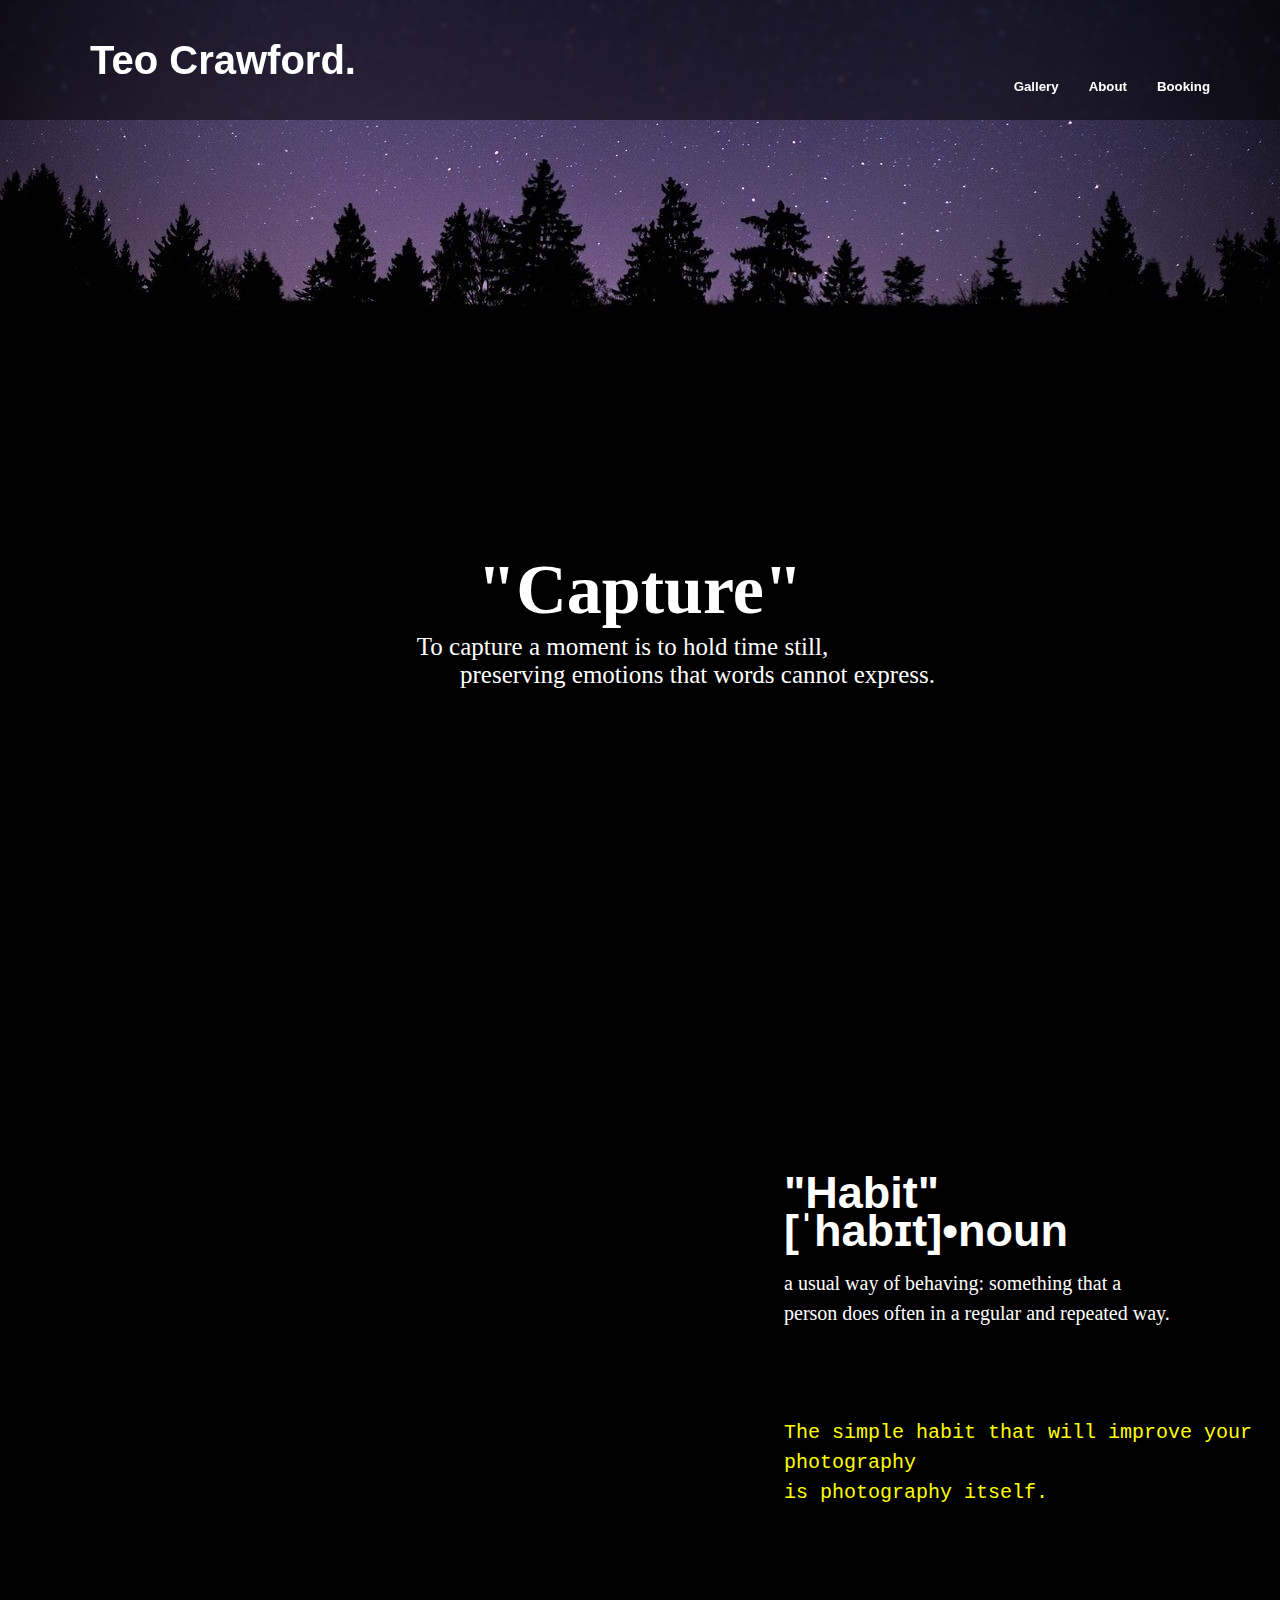
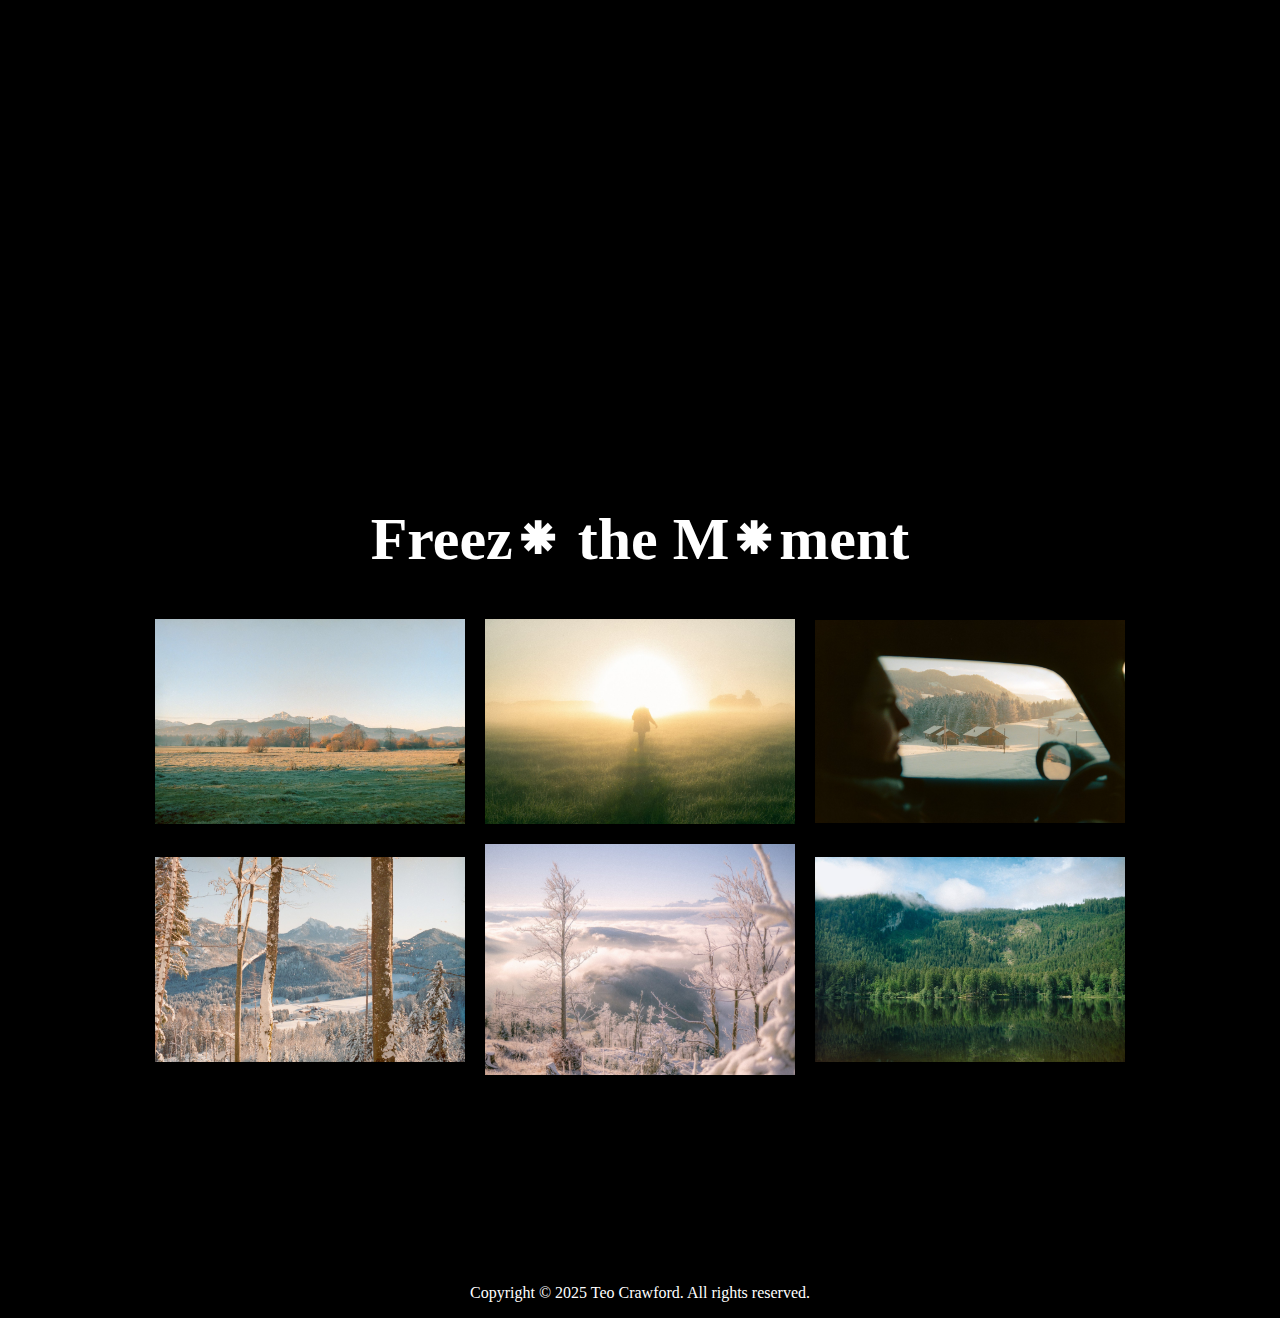
<file: index.html>
<!DOCTYPE html>
<html>
	<head>
		<title>Portfolio Photographer</title>
	    <meta charset="UTF-8">
		<meta name="viewport" content="width=device-width, initial-scale=1.0">
		<meta name="description" content="This is a multiple website I created for my college assignment.">
    	<meta name="keywords" content="portfolio, html, css, javascript, multiple webpage, website design">
    	<meta name="author" content="W1NDX">
		<link rel="stylesheet" href="home.css">
	</head>
	
	<body>
		<header>
			<div id="nav" class="navigation">
				<nav>
					<h2 class="navLeft"><a href="">Teo Crawford.</a></h2>
					<div class="navRight">
						<h5><a href="gallery.html">Gallery</a></h5>
						<h5><a href="About.html">About</a></h5>
						<h5><a href="booking.html" target="_blank">Booking</a></h5>
					</div>
				</nav>
			</div>				
			
				<div class="homeImg">
					<img src="image/banner5.jpg" alt="photo">
					
					<div class="word">
						<h2 id="home"><a href="#photo">"Capture"</a></h2>
						<p>To capture a moment is to hold time still, <br> 
						&nbsp; &nbsp; &nbsp; &nbsp; &nbsp; &nbsp; &nbsp; &nbsp; &nbsp; &nbsp; &nbsp; &nbsp; preserving emotions that words cannot express.</p>
					</div>
				</div>
		</header>
		
		<section class="video">
			<div class ="grid-item">
				<iframe
				src="https://www.youtube.com/embed/VambvyUZeoo?si=zPZNMbLbSUR4H3xv" 
				title="YouTube video player" frameborder="0" 
				allow="accelerometer; autoplay; clipboard-write; encrypted-media; gyroscope; picture-in-picture; web-share" 
				referrerpolicy="strict-origin-when-cross-origin" allowfullscreen>
				</iframe>
			</div>
			
			<div class="grid-item">
				<h2>"Habit"</h2>
				<h2>[ˈhabɪt]•noun</h2>
				<p>a usual way of behaving: something that a<br>person does often in a regular and repeated way.</p>
				<p>The simple habit that will improve your photography<br>is photography itself.</p>
			</div>
		</section>

		<section class="photo">
				<h2 id="photo">Freez⁕ the M⁕ment</h2>
			
			<div class="section-photo">
				<img src="image/photo1.png" alt="photo1">
				<img src="image/photo2.png" alt="photo2">
				<img src="image/photo3.png" alt="photo3">
				<img src="image/photo4.png" alt="photo4">
				<img src="image/photo5.png" alt="photo4">
				<img src="image/photo6.png" alt="photo4">
			</div>
		</section>
		
		<footer>
			<p> Copyright &copy; 2025 Teo Crawford. All rights reserved.</p>
		</footer>
	</body>
</html>
</file>
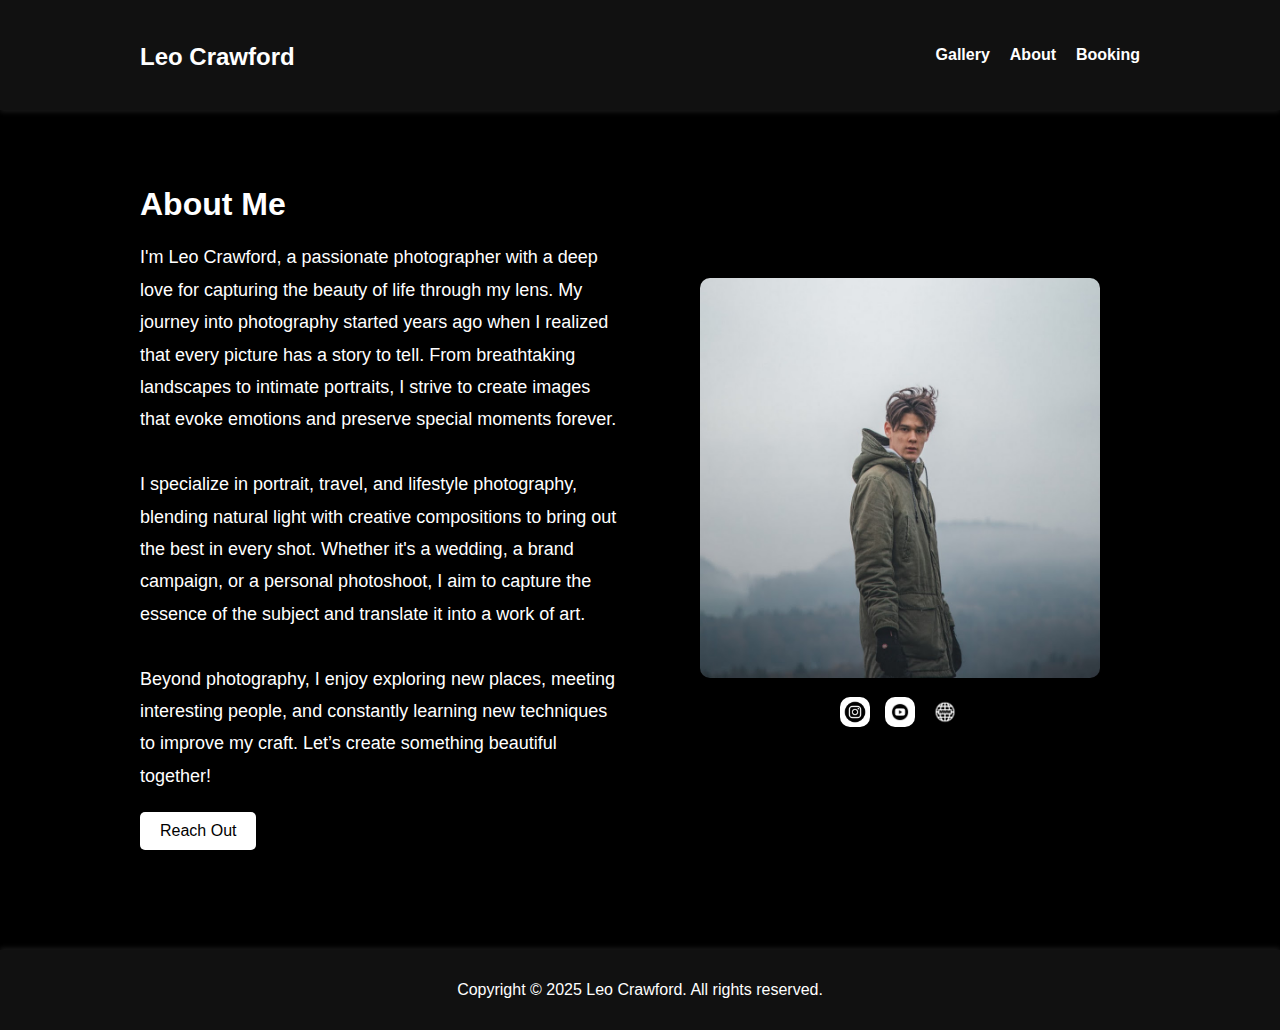
<file: About.html>
<!DOCTYPE html>
<html lang="en">
<head>
    <meta charset="UTF-8">
    <meta name="viewport" content="width=device-width, initial-scale=1.0">
    <meta name="description" content="This is a multiple website I created for my college assignment.">
    <meta name="keywords" content="portfolio, html, css, javascript, multiple webpage, website design">
    <meta name="author" content="W1NDX">

    <title>About - Photographer</title>
    <link rel="stylesheet" href="about.css">
</head>
<body>
    <header>
        <nav>
            <h1><a href="index.html">Leo Crawford</a></h1>
            <ul>
                <li><a href="gallery.html">Gallery</a></li>
                <li><a href="About.html">About</a></li>
                <li><a href="booking.html" target="_blank">Booking</a></li>
            </ul>
        </nav>
    </header>

    <section class="about">
        <div class="text-content">
            <h2  id="About">About Me</h2>
            <p>I'm Leo Crawford, a passionate photographer with a deep love for capturing the beauty of life through my lens. 
               My journey into photography started years ago when I realized that every picture has a story to tell. 
               From breathtaking landscapes to intimate portraits, I strive to create images that evoke emotions and preserve special moments forever. 
               <br><br>
               I specialize in portrait, travel, and lifestyle photography, blending natural light with creative compositions to bring out the best in every shot. 
               Whether it's a wedding, a brand campaign, or a personal photoshoot, I aim to capture the essence of the subject and translate it into a work of art.
               <br><br>
               Beyond photography, I enjoy exploring new places, meeting interesting people, and constantly learning new techniques to improve my craft. 
               Let’s create something beautiful together!
            </p>
            <div class="buttons">
                <a href="booking.html" target="_blank" class="btn">Reach Out</a>
            </div>
        </div>
        <div class="image-content">
            <img src="image/profile.jpg" alt="Photographer">
            <div class="social-icons">
                <a href="https://www.instagram.com/teo_crawford/" target="_blank"><img src="image/ig.jpg" alt="Instagram"></a>
                <a href="https://www.youtube.com/@teocrawford" target="_blank"><img src="image/yt.jpg" alt="YouTube"></a>
                <a href="https://www.teocrawford.com/" target="_blank"><img src="image/website.jpg" alt="Website"></a>
            </div>
        </div>
    </section>

    <footer>
        <p>Copyright &copy; 2025 Leo Crawford. All rights reserved.</p>
    </footer>
</body>
</html>
</file>
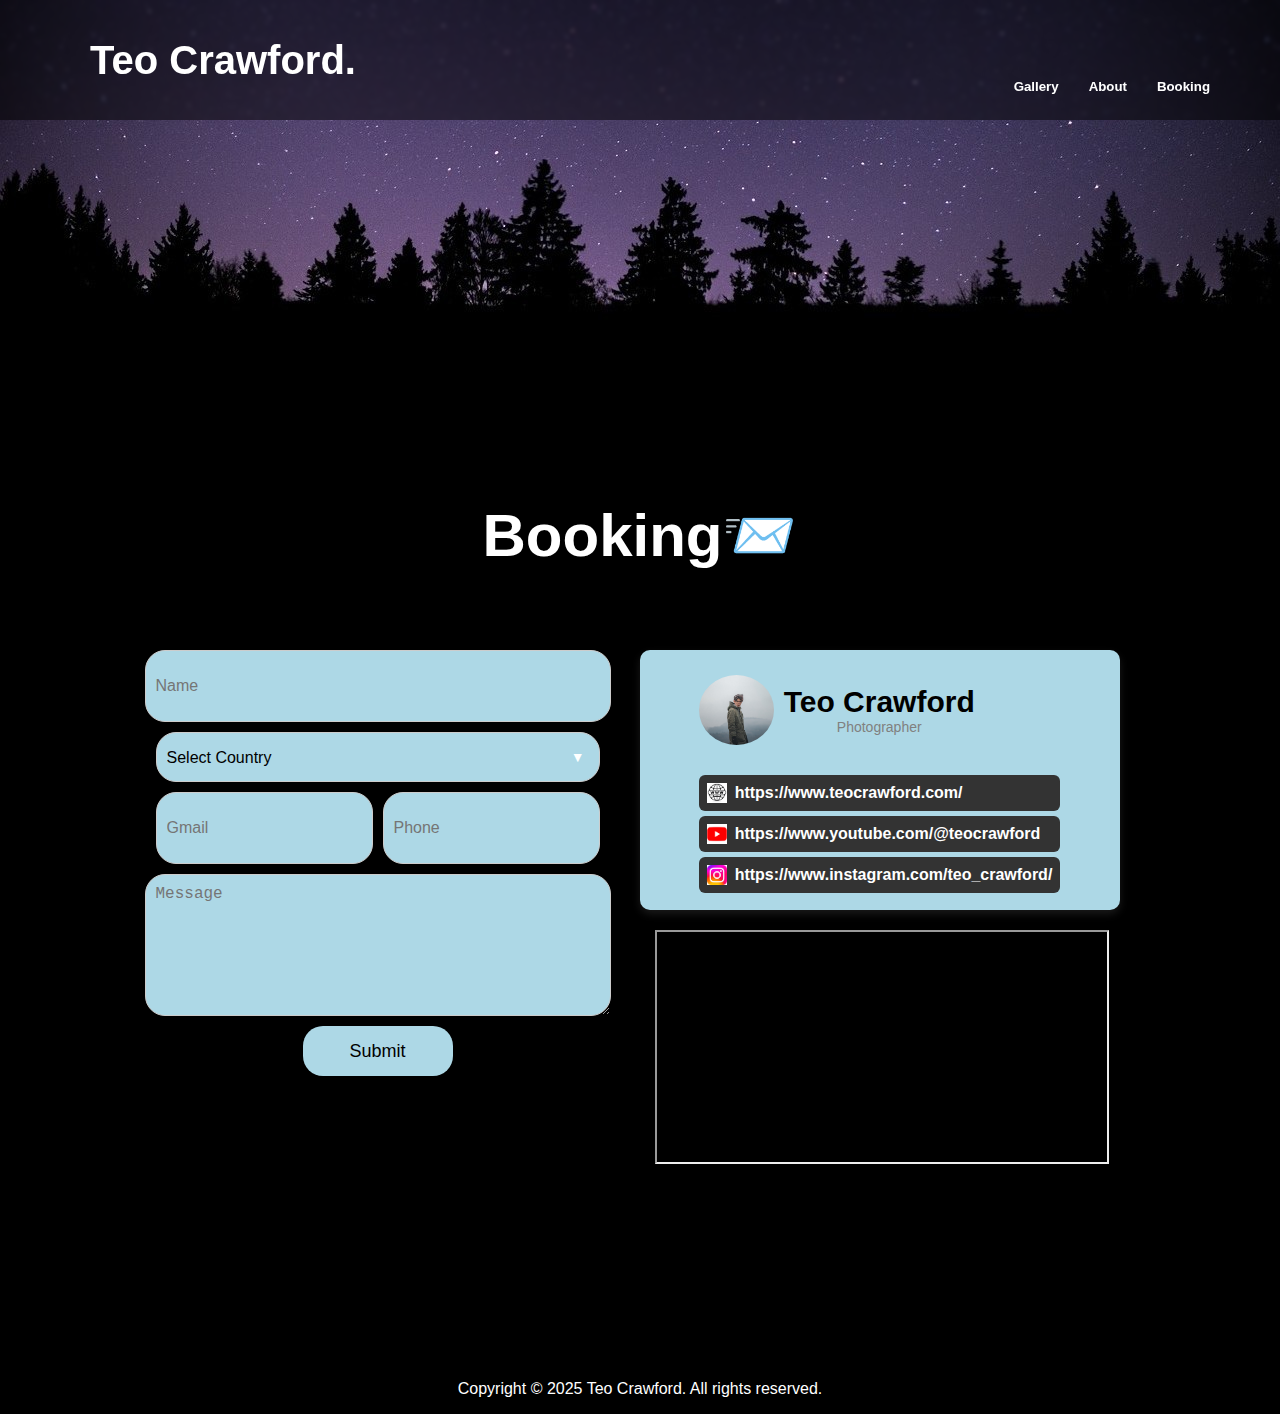
<file: booking.html>
<!DOCTYPE html>
<html lang="en">
<head>
    <meta charset="UTF-8">
    <meta name="viewport" content="width=device-width, initial-scale=1.0">
    <meta name="description" content="This is a multiple website I created for my college assignment.">
    <meta name="keywords" content="portfolio, html, css, javascript, multiple webpage, website design">
    <meta name="author" content="W1NDX">
    <title>Booking Page</title>
    <link rel="stylesheet" href="book.css">
</head>
<body>

		<header>
			<div id="nav" class="navigation">
				<nav>
					<h2 class="navLeft"><a href="index.html">Teo Crawford.</a></h2>
					<div class="navRight">
						<h5><a href="gallery.html">Gallery</a></h5>
						<h5><a href="About.html">About</a></h5>
						<h5><a href="booking.html">Booking</a></h5>
					</div>
				</nav>
			</div>				
			
				<div class="homeImg">
					<img src="image/banner5.jpg" alt="photo">
					<h2 class="booking-title">Booking📨</h2>
				</div>
		</header>
        
    <main>
        <div class="form-container">
            <form>
                <input type="text" placeholder="Name" class="input-box">

                <!-- Country dropdown instead of text input -->
                <div class="custom-dropdown">
                    <select class="input-box">
                        <option value="" disabled selected>Select Country</option>
                        <option value="USA">USA</option>
                        <option value="Canada">Canada</option>
                        <option value="UK">UK</option>
                        <option value="Australia">Australia</option>
                        <option value="India">India</option>
                        <option value="Germany">Germany</option>
                        <option value="France">France</option>
                        <option value="Japan">Japan</option>
                        <option value="China">China</option>
                        <option value="Brazil">Brazil</option>
                        <option value="Malaysia">Malaysia</option>
                    </select>
                </div>

                <div class="input-group">
                    <input type="email" placeholder="Gmail" class="input-small">
                    <input type="tel" placeholder="Phone" class="input-small">
                </div>
                <textarea placeholder="Message" class="message-box"></textarea>
                <button type="submit" class="submit-btn">Submit</button>
            </form>

            <div class="profile-container">
                <div class="profile-card">
                    <div class="profile-header">
                        <img src="image/profile.jpg" alt="Teo Crawford" class="profile-img">
                        <div class="profile-info">
                            <h2 class="profile-name"><b>Teo Crawford</b></h2>
                            <p>Photographer</p>
                        </div>
                    </div>
                    <div class="social-links">
                        <a href="https://www.teocrawford.com/" target="_blank" class="link">
                            <img src="image/www.png" alt="Website"> https://www.teocrawford.com/
                        </a>
                        <a href="https://www.youtube.com/@teocrawford" target="_blank" class="link">
                            <img src="image/youtube.png" alt="YouTube"> https://www.youtube.com/@teocrawford
                        </a>
                        <a href="https://www.instagram.com/teo_crawford/" target="_blank" class="link">
                            <img src="image/insta.jpeg" alt="Instagram"> https://www.instagram.com/teo_crawford/
                        </a>
                    </div>
                </div>
            </div>

            <div class="map-box">
                <iframe src="https://www.google.com/maps/embed?pb=!1m18!1m12!1m3!1d3976.3394800732526!2d103.39967807497939!3d4.710962795264082!2m3!1f0!2f0!3f0!3m2!1i1024!2i768!4f13.1!3m3!1m2!1s0x31c80e5781987569%3A0x1957aac8556978a9!2sPolytechnic%20of%20Sultan%20Mizan%20Zainal%20Abidin!5e0!3m2!1sen!2sus!4v1741879463559!5m2!1sen!2sus"
                width="450" height="230" style="border:50;" allowfullscreen="" loading="lazy"></iframe>
            </div>
        </div>
    </main>
	
	<footer>
		<p> Copyright &copy; 2025 Teo Crawford. All rights reserved.</p>
	</footer>
</body>
</html>
</file>
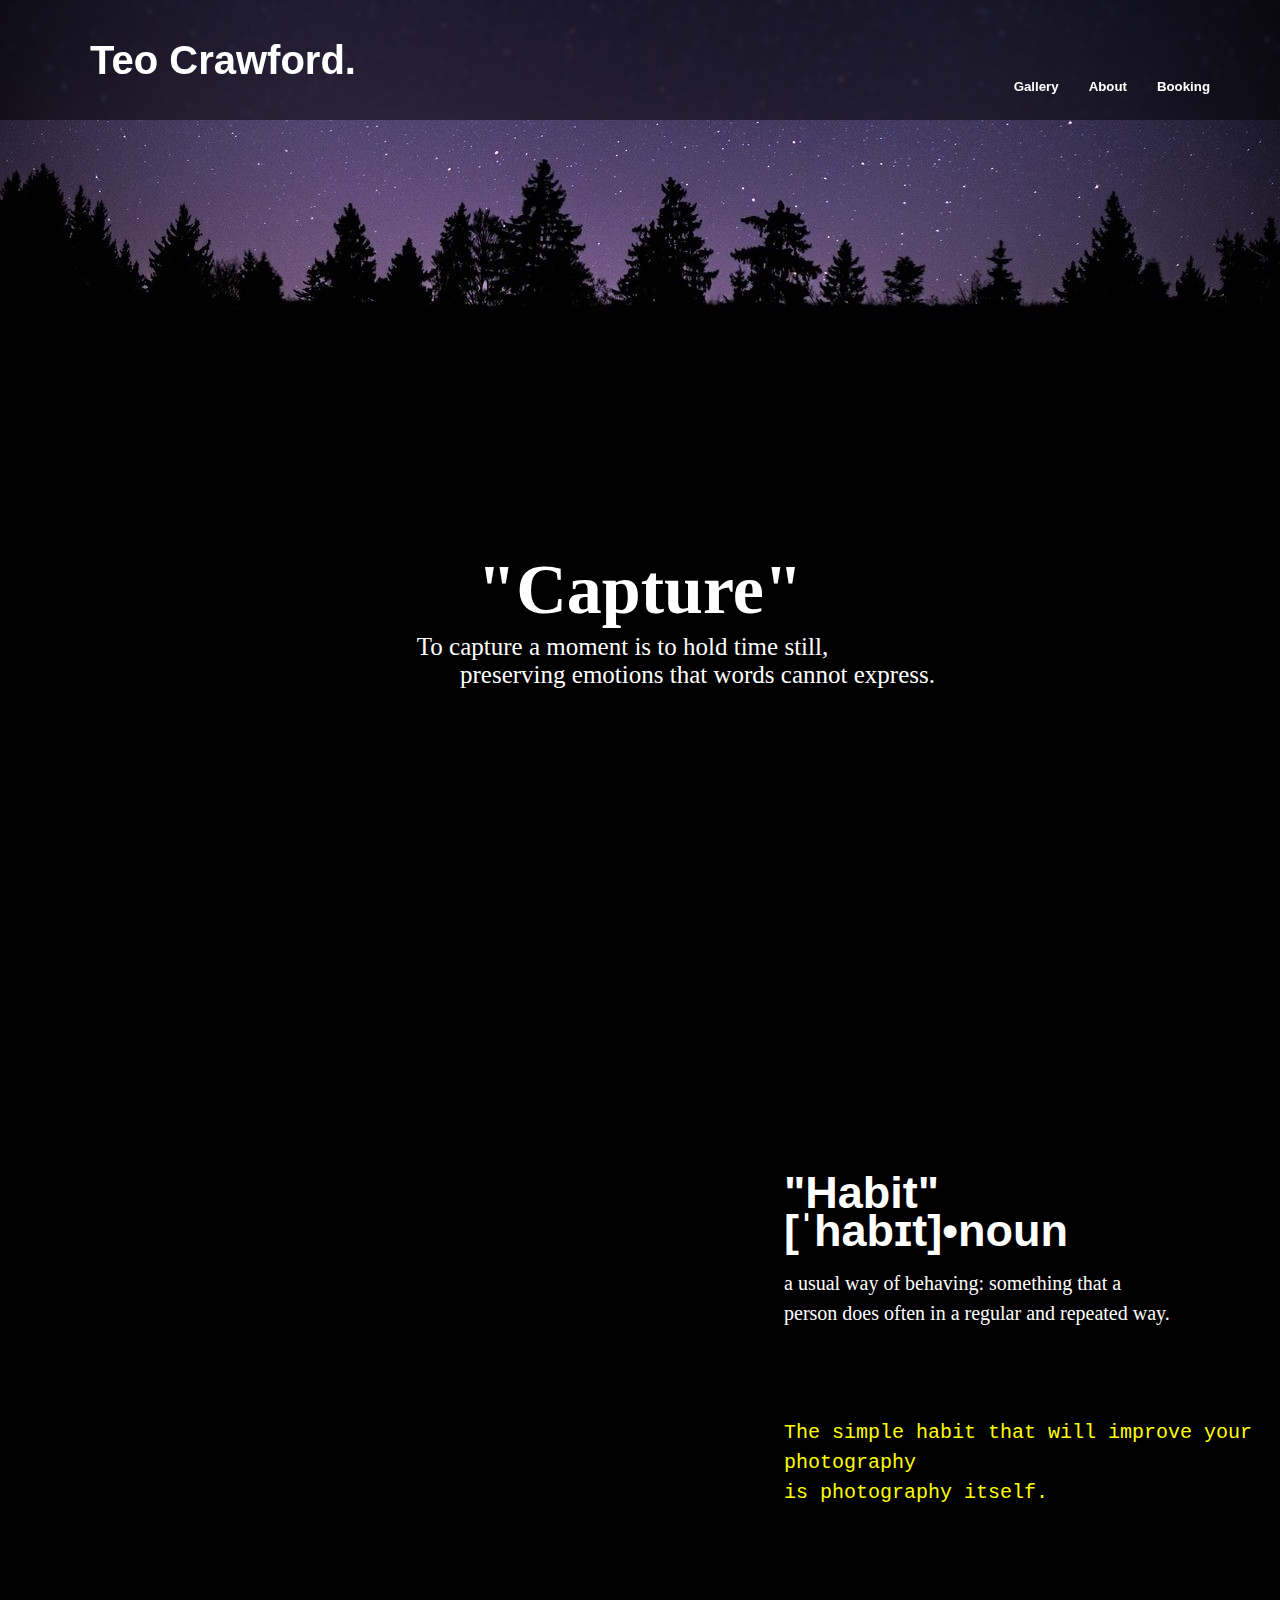
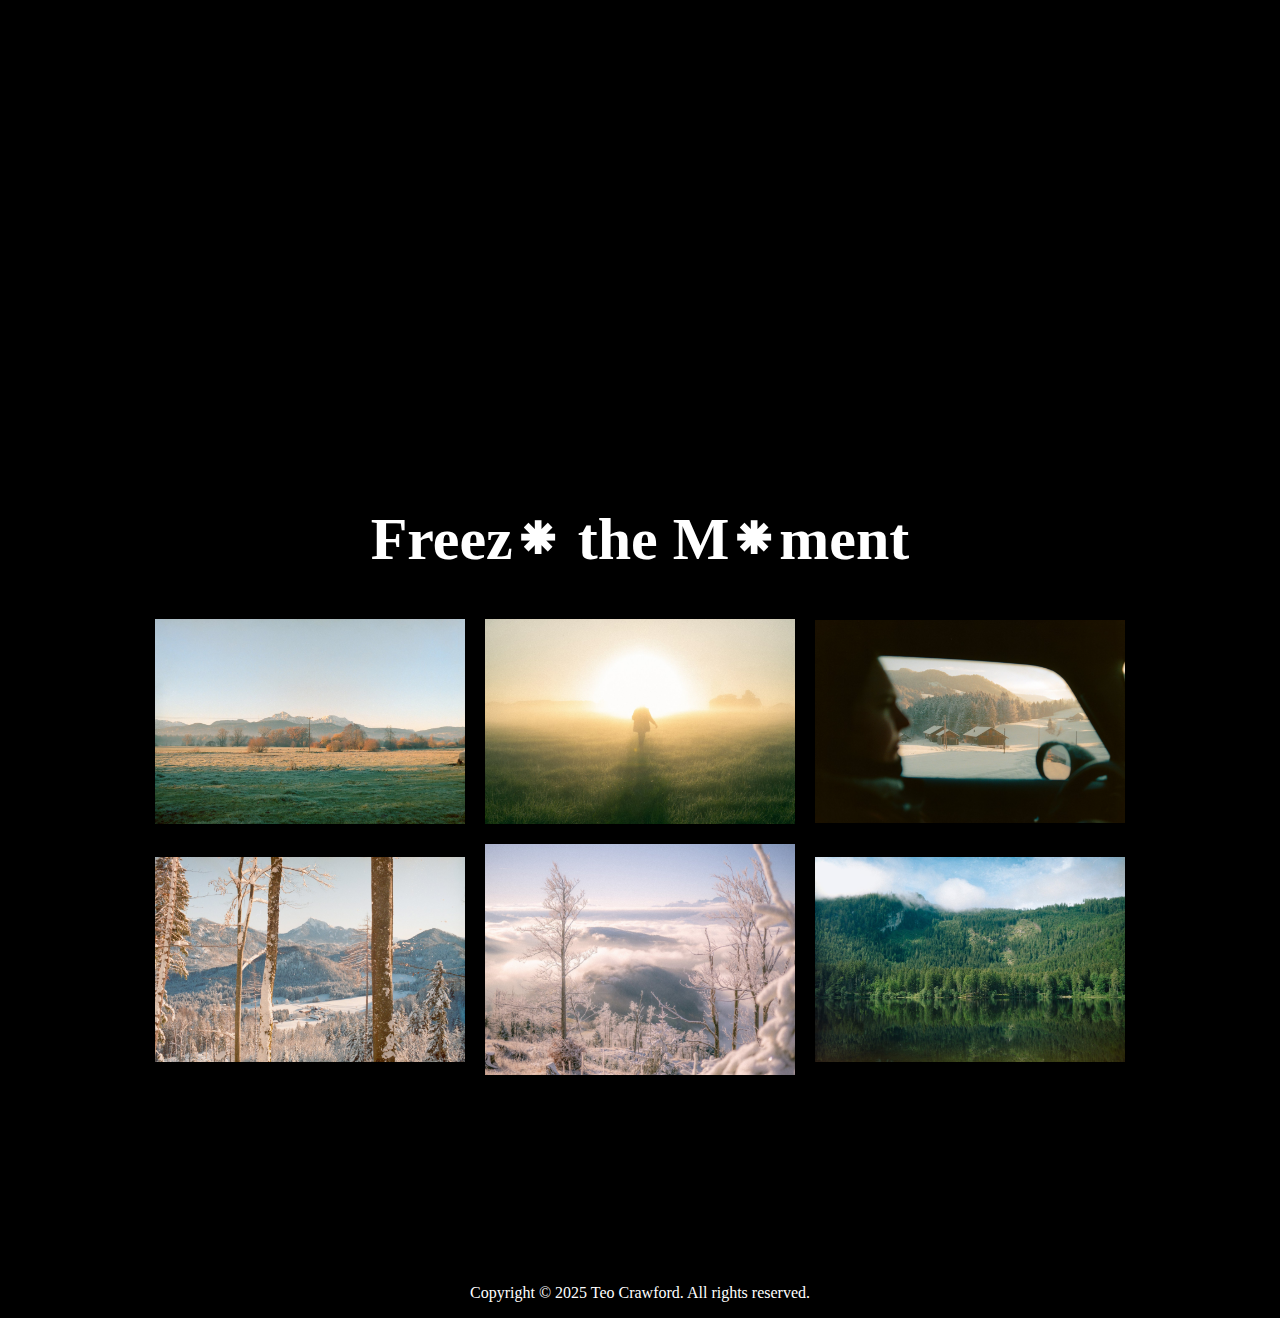
<file: home.html>
<!DOCTYPE html>
<html>
	<head>
	    <meta charset="UTF-8">
		<meta name="viewport" content="width=device-width, initial-scale=1.0">
		<link rel="stylesheet" href="home.css">
	</head>
	
	<body>
		<header>
			<div id="nav" class="navigation">
				<nav>
					<h2 class="navLeft"><a href="">Teo Crawford.</a></h2>
					<div class="navRight">
						<h5><a href="gallery.html">Gallery</a></h5>
						<h5><a href="About.html">About</a></h5>
						<h5><a href="booking.html" target="_blank">Booking</a></h5>
					</div>
				</nav>
			</div>				
			
				<div class="homeImg">
					<img src="image/banner5.jpg" alt="photo">
					
					<div class="word">
						<h2 id="home"><a href="#photo">"Capture"</a></h2>
						<p>To capture a moment is to hold time still, <br> 
						&nbsp; &nbsp; &nbsp; &nbsp; &nbsp; &nbsp; &nbsp; &nbsp; &nbsp; &nbsp; &nbsp; &nbsp; preserving emotions that words cannot express.</p>
					</div>
				</div>
		</header>
		
		<section class="video">
			<div class ="grid-item">
				<iframe
				src="https://www.youtube.com/embed/VambvyUZeoo?si=zPZNMbLbSUR4H3xv" 
				title="YouTube video player" frameborder="0" 
				allow="accelerometer; autoplay; clipboard-write; encrypted-media; gyroscope; picture-in-picture; web-share" 
				referrerpolicy="strict-origin-when-cross-origin" allowfullscreen>
				</iframe>
			</div>
			
			<div class="grid-item">
				<h2>"Habit"</h2>
				<h2>[ˈhabɪt]•noun</h2>
				<p>a usual way of behaving: something that a<br>person does often in a regular and repeated way.</p>
				<p>The simple habit that will improve your photography<br>is photography itself.</p>
			</div>
		</section>

		<section class="photo">
				<h2 id="photo">Freez⁕ the M⁕ment</h2>
			
			<div class="section-photo">
				<img src="image/photo1.png" alt="photo1">
				<img src="image/photo2.png" alt="photo2">
				<img src="image/photo3.png" alt="photo3">
				<img src="image/photo4.png" alt="photo4">
				<img src="image/photo5.png" alt="photo4">
				<img src="image/photo6.png" alt="photo4">
			</div>
		</section>
		
		<footer>
			<p> Copyright &copy; 2025 Teo Crawford. All rights reserved.</p>
		</footer>
	</body>
</html>
</file>
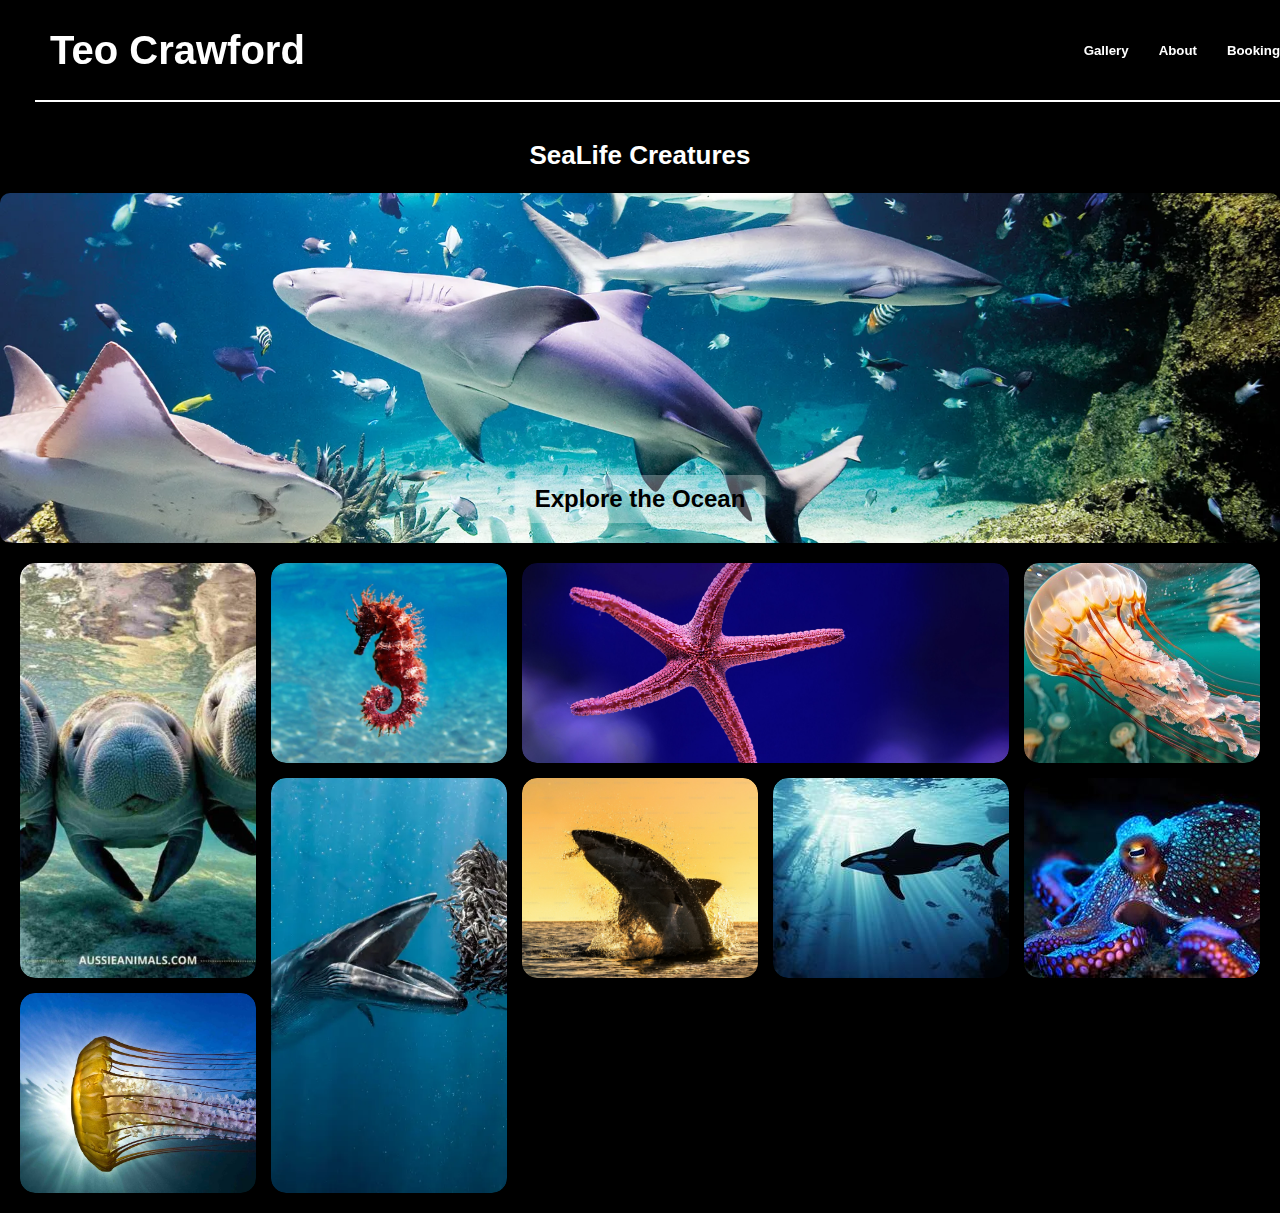
<file: sealife.html>
<!DOCTYPE html>
<html lang="en">
<head>
    <meta charset="UTF-8">
    <meta name="viewport" content="width=device-width, initial-scale=1.0">
    <title>SeaLife Gallery</title>
    <link rel="stylesheet" href="gallery2.css">
</head>
<body>

    <div class="navigation">
        <nav>
            <h2 class="navLeft"><a href="index.html">Teo Crawford</a></h2>
            <div class="navRight">
                <h5><a href="gallery.html">Gallery</a></h5>
                <h5><a href="About.html">About</a></h5>
                <h5><a href="booking.html"  target="_blank">Booking</a></h5>
            </div>
        </nav>
        <div class="line"></div>
    </div>

    <div class="title-container">
        <h2 class="title-below-line">SeaLife Creatures</h2>
    </div>
    <div class="card">
    <a href="sealife.html">
        <div class="card-image">
            <img src="image/sealife1.webp" alt="SeaLife Image">
            <div class="image-text">Explore the Ocean</div> 
        </div>
    </a>
    </div>

    <div class="masonry-gallery">
	    <div class="gallery-item tall"><img src="image/sealife2.webp" alt="Image 1"></div>
	    <div class="gallery-item"><img src="image/sealife3.jpg" alt="Image 2"></div>
	    <div class="gallery-item wide"><img src="image/sealife4.jpeg" alt="Image 3"></div>	
	    <div class="gallery-item"><img src="image/sealife5.jpg" alt="Image 4"></div>
    	<div class="gallery-item tall"><img src="image/sealife6.webp" alt="Image 5"></div>
   	    <div class="gallery-item"><img src="image/sealife7.jpeg" alt="Image 6"></div>
	    <div class="gallery-item"><img src="image/sealife8.jpg" alt="Image 7"></div>
	    <div class="gallery-item"><img src="image/sealife9.jpg" alt="Image 8"></div>
	    <div class="gallery-item"><img src="image/sealife10.jpg" alt="Image 9"></div>
   </div>
</body>
</html>
</file>
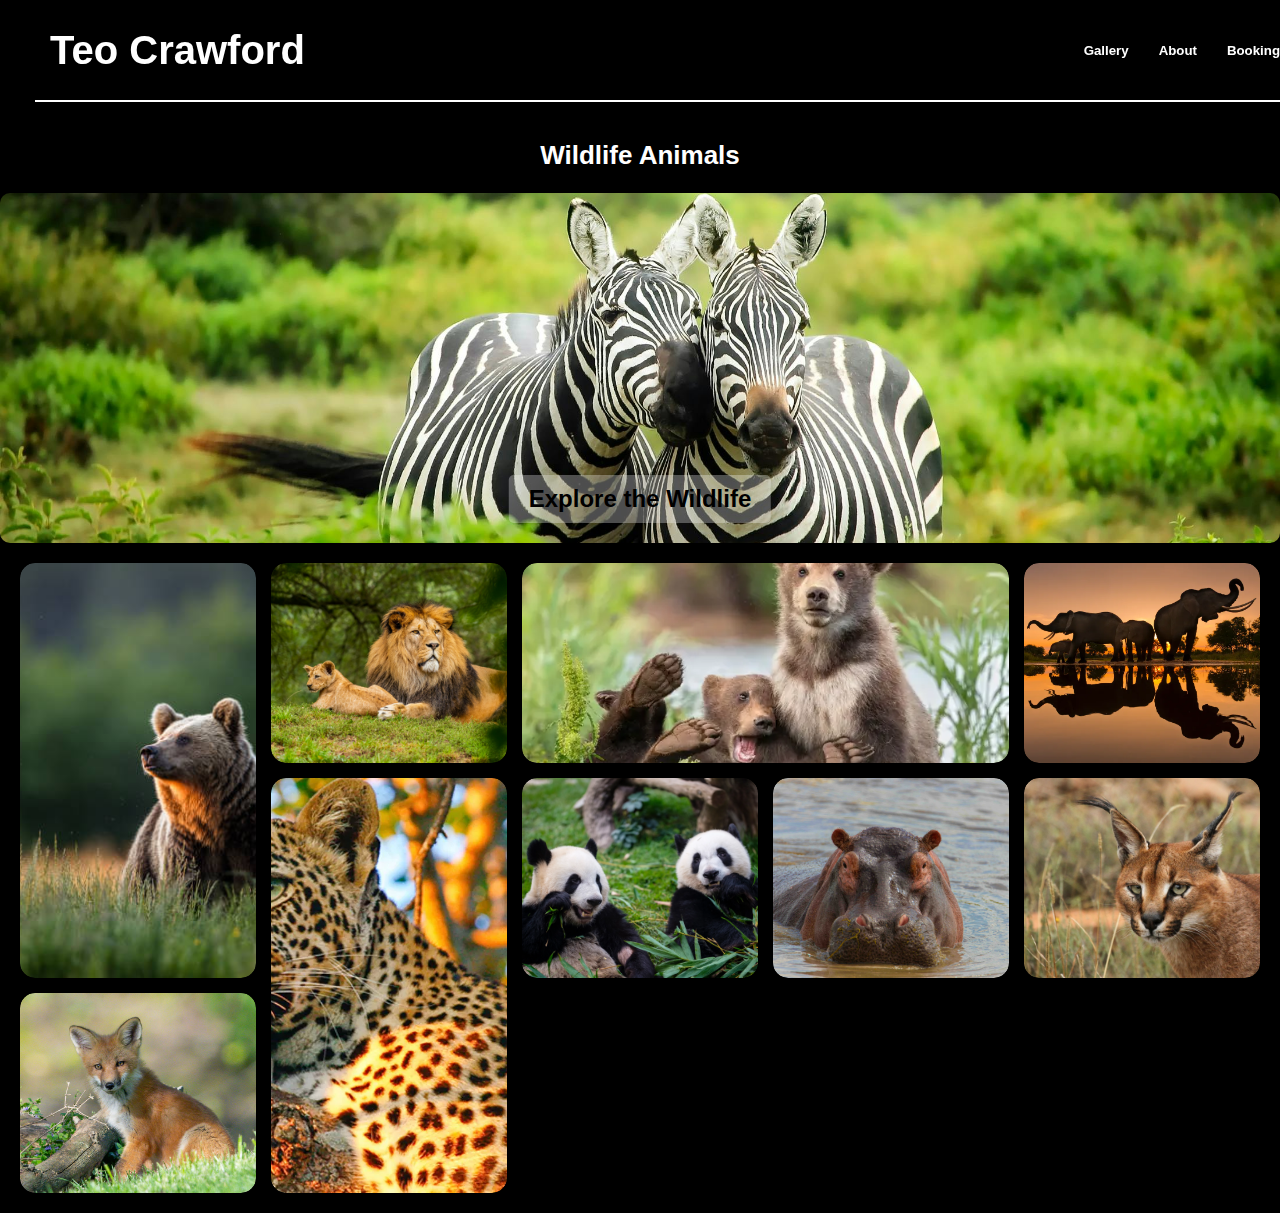
<file: wildlife.html>
<!DOCTYPE html>
<html lang="en">
<head>
    <meta charset="UTF-8">
    <meta name="viewport" content="width=device-width, initial-scale=1.0">
    <title>Wildlife Gallery</title>
    <link rel="stylesheet" href="gallery2.css">
</head>
<body>

    <div class="navigation">
        <nav>
            <h2 class="navLeft"><a href="index.html">Teo Crawford</a></h2>
            <div class="navRight">
                <h5><a href="gallery.html">Gallery</a></h5>
                <h5><a href="About.html">About</a></h5>
                <h5><a href="booking.html"  target="_blank">Booking</a></h5>
            </div>
        </nav>
        <div class="line"></div>
    </div>

    <div class="title-container">
        <h2 class="title-below-line">Wildlife Animals</h2>
    </div>

    <div class="card">
    <a href="wildlife.html">
        <div class="card-image">
            <img src="image/wildlife1.jpg" alt="WildLife Animal">
            <div class="image-text">Explore the Wildlife</div> 
        </div>
    </a>
   </div>

   <div class="masonry-gallery">
	    <div class="gallery-item tall"><img src="image/wildlife2.jpg" alt="Image 1"></div>
	    <div class="gallery-item"><img src="image/wildlife3.jpeg" alt="Image 2"></div>
	    <div class="gallery-item wide"><img src="image/wildlife4.webp" alt="Image 3"></div>	
	    <div class="gallery-item"><img src="image/wildlife5.webp" alt="Image 4"></div>
    	<div class="gallery-item tall"><img src="image/wildlife6.webp" alt="Image 5"></div>
   	    <div class="gallery-item"><img src="image/wildlife7.webp" alt="Image 6"></div>
	    <div class="gallery-item"><img src="image/wildlife8.jpg" alt="Image 7"></div>
	    <div class="gallery-item"><img src="image/wildlife9.jpg" alt="Image 8"></div>
	    <div class="gallery-item"><img src="image/wildlife10.jpg" alt="Image 9"></div>
   </div>

</body>
</html>
</file>
<file: home.css>
html{
	scroll-behavior: smooth;
}

body{
	background-color: black;
	padding: 0;
	margin: 0;
}

header{
	height: 100vh;
	weight: 100%
}

/*navigation on the top of website*/
.navigation{
	position: fixed;
	margin: 0;
	padding: 0;
	top: 0;
	left: 0;
	width: 100%;
	height: 120px;
	text-decoration: none;
	z-index: 1000;
    background-color: rgba(0, 0, 0, 0.5); /* Transparent white */
    backdrop-filter: blur(2px); /* Blur effect */
}

nav{
	display: flex;
	align-items: flex-end;
	justify-content: space-between;
	width: 100%;
	font-family: Arial, sans-serif;
	padding: 5px 0;
}

.navLeft{
	font-size: 40px;
	display: flex;
	margin-left: 90px;
	animation: fadeIn 2s ease-in-out;
}

@keyframes fadeIn {
    from {
        opacity: 0;
        transform: translateY(-20px);
    }
    to {
        opacity: 1;
        transform: translateY(0);
    }
}


.navRight{
	display: flex;
	gap: 30px;
	margin-right: 70px;
}

nav a{
	text-decoration: none;
	color: white;
}



.homeImg {
    position: flex; 
    width: 100%;
    height: 100vh; /* Full screen height */
}

.homeImg img {
    position: absolute;
    width: 100%;
    height: auto; 
    left: 0;
	right: 0;
    top: 0;
    z-index: -1; 
}

/*words*/
.word{
	margin-top: 550px;
	text-align: center;
	color: white;
}

.word h2{
	font-size: 70px;
	font-family: "Playfair Display", serif;
}

.word a{
	text-decoration: none;
	color: white;
}

.word p{
	margin-top: -55px;
	font-size: 25px;
	font-family: "Brush Script MT";
	margin-right: 35px;
}


/*video*/
.video{
	display: grid;
	grid-template-columns: 1.2fr 0.8fr;
	gap: 40px;
	align-items: center;
	padding: 0px;
	color: white;
	margin-top: -380px;
}

.grid-item iframe{
	width: 80%;
	height: 540px;
	padding-left: 140px;
	
}

.grid-item h2{
	font-size: 45px;
	font-family: Arial, sans-serif;
	 line-height: 0;
}

.grid-item p{
	line-height: 1.5;
}

.grid-item p:first-of-type{
	padding-bottom: 40px;
	font-size: 20px;
	font-family:"Playfair Display", serif;
}

.grid-item p:nth-of-type(2){
	padding-top: 30px;
	font-size: 20px;
	font-family: "Lucida Console", Monaco, monospace;
	color: yellow;
}

/*photo*/
.photo{
    height: 100vh;
    width: 100%;
    text-align: center;
    display: flex;
    flex-direction: column;
    align-items: center;
    justify-content: center;
	text-align: center;
	margin-top: 300px;
}

.photo h2{
	font-size: 60px;
	margin-bottom: 45px; 
    color: white;
	font-family: "Playfair Display", serif;
}

.section-photo {
    display: flex;
    flex-wrap: wrap;
    gap: 20px; 
    justify-content: center; 
    align-items: center;
    width: auto;
}

.section-photo img {
    width: calc(25% - 10px); 
    height: auto; 
    max-height: 300px;
    object-fit: cover;
	transition: transform 0.3s ease-in-out;
}

.section-photo img:hover{
    transform: scale(1.05);
}

footer{
	justify-content: center;
	text-align: center;
	color: white;
	margin-top: 70px;
}
</file>
<file: about.css>
/* General Styles */
body {
    font-family: Arial, sans-serif;
    margin: 0;
    padding: 0;
    color: #fff;
    background-color: #000;
}

/* Header & Navigation */
header {
    background: #111;
    padding: 15px 0;
    box-shadow: 0px 2px 5px rgba(255, 255, 255, 0.1);
}

nav {
    display: flex;
    justify-content: space-between;
    align-items: center;
    max-width: 1000px;
    margin: auto;
    padding: 0 20px;
}

nav h1 a {
    text-decoration: none;
    color: #fff;
    font-size: 24px;
    font-weight: bold;
}

nav ul {
    list-style: none;
    display: flex;
    gap: 20px;
    padding: 0;
}

nav ul li {
    display: inline;
}

nav ul li a {
    text-decoration: none;
    color: #fff;
    font-weight: bold;
}

/* About Section */
.about {
    display: flex;
    align-items: center;
    justify-content: center;
    padding: 50px 20px;
    max-width: 1000px;
    margin: auto;
}

.text-content {
    flex: 1;
    padding-right: 40px;
}

.text-content h2 {
    font-size: 32px;
    margin-bottom: 10px;
}

.text-content p {
    font-size: 18px;
    line-height: 1.8;
    margin-bottom: 20px;
}

.buttons {
    display: flex;
    gap: 15px;
}

.btn {
    text-decoration: none;
    background: #fff;
    color: #000;
    padding: 10px 20px;
    border-radius: 5px;
    font-size: 16px;
    transition: 0.3s;
}

.btn:hover {
    background: #ccc;
}

/* Image Section */
.image-content {
    flex: 1;
    text-align: center;
}

.image-content img {
    width: 100%;
    max-width: 400px;
    border-radius: 10px;
    object-fit: cover;
}

/* Social Icons (Below Image) */
.social-icons {
    display: flex;
    justify-content: center;
    gap: 15px;
    margin-top: 15px;
}

.social-icons img {
    width: 30px;
    height: 30px;
    transition: 0.3s;
}

.social-icons img:hover {
    opacity: 0.7;
}

/* Footer */
footer {
    text-align: center;
    padding: 15px 0;
    background: #111;
    box-shadow: 0px -2px 5px rgba(255, 255, 255, 0.1);
    margin-top: 50px;
}
</file>
<file: book.css>
/* General Styling */
body {
    font-family: Arial, sans-serif;
    text-align: center;
    margin: 0;
    padding: 0;
    background-color: black;
    color: white;
}

/* Header */

header{
	height: 100vh;
	width: 100%
}

/*navigation on the top of website*/
.navigation{
	position: fixed;
	margin: 0;
	padding: 0;
	top: 0;
	left: 0;
	width: 100%;
	height: 120px;
	text-decoration: none;
	z-index: 1000;
    background-color: rgba(0, 0, 0, 0.5); /* Transparent white */
    backdrop-filter: blur(2px); /* Blur effect */
}

nav{
	display: flex;
	align-items: flex-end;
	justify-content: space-between;
	width: 100%;
	font-family: Arial, sans-serif;
	padding: 5px 0;
}

.navLeft{
	font-size: 40px;
	display: flex;
	margin-left: 90px;
	animation: fadeIn 2s ease-in-out;
}

@keyframes fadeIn {
    from {
        opacity: 0;
        transform: translateY(-20px);
    }
    to {
        opacity: 1;
        transform: translateY(0);
    }
}


.navRight{
	display: flex;
	gap: 30px;
	margin-right: 70px;
}

nav a{
	text-decoration: none;
	color: white;
}



.homeImg {
    position: flex; 
    width: 100%;
    height: 100vh; /* Full screen height */
}

.homeImg img {
    position: absolute;
    width: 100%;
    height: auto; 
    left: 0;
	right: 0;
    top: 0;
    z-index: -1; 
}

/* Booking Title */
.booking-title {
    text-align: center;
    font-size: 60px;
    font-weight: bold;
    margin-top: 500px;
	z-index: 1000;
}

main{
	margin-top:-750px;
	margin-right: 170px;
}

/* Form Styling */
.form-container {
    display: flex;
    justify-content: center;
    gap: 40px;
    align-items: flex-start;
    margin-top: 0px;
}

form {
    display: flex;
    flex-direction: column;
    align-items: center;
    gap: 10px;
    width: 40%;
}

/* Input Fields */
.input-box, .custom-dropdown select, .input-small, .message-box {
    width: 100%;
    height: 50px;  /* Ensures all elements are uniform */
    border-radius: 20px;
    border: 1px solid #ccc;
    padding: 10px;
    background-color: lightblue;
    font-size: 16px;
    color: black;
}

/* Custom Dropdown */
.custom-dropdown {
    position: relative;
    width: 100%;
}

/* Custom dropdown arrow */
.custom-dropdown::after {
    content: "\25BC";
    position: absolute;
    right: 15px;
    top: 50%;
    transform: translateY(-50%);
    pointer-events: none;
    font-size: 14px;
    color: white;
}

.custom-dropdown select {
    appearance: none; /* Removes default dropdown styling */
    cursor: pointer;
}

/* Input Group */
.input-group {
    display: flex;
    gap: 10px;
    width: 100%;
}

.input-small {
    width: 50%;
}

/* Message Box */
.message-box {
    height: 120px; /* Slightly larger for messages */
}

/* Submit Button */
.submit-btn {
    width: 150px;
    height: 50px;
    border-radius: 20px;
    border: none;
    background-color: lightblue;
    color: black;
    font-size: 18px;
    cursor: pointer;
}

/* Map Box */
.map-box {
    width: 300px;
    height: 200px;
    border-radius: 30px;
    margin-top: 280px; 
    margin-left: -505px;
}

/* Profile Card */
.profile-container {
    width: 450px;
    height: 230px;
    border-radius: 10px;
    background-color: lightblue;
    padding: 15px;
    box-shadow: 0 4px 8px rgba(255, 255, 255, 0.1);
    display: flex;
    flex-direction: column;
    align-items: center;
    gap: 10px;
    color: white;
}

.profile-header {
    display: flex;
    align-items: center;
    gap: 10px;
	margin-top: 10px;
}

.profile-img {
    width: 75px;
    height: 70px;
    border-radius: 50%;
}

.profile-info {
    display: flex;
    flex-direction: column;
}

.profile-info h2 {
    font-size: 30px;
    margin: 0;
	color: black;
	font-family: Arial,sans-serif;
}

.profile-info p {
    font-size: 14px;
    color: gray;
    margin: 0;
}

.social-links {
    margin-top: 30px;
}

.link {
    display: flex;
    align-items: center;
    text-decoration: none;
    background-color: #333;
    padding: 8px;
    border-radius: 6px;
    margin: 5px 0;
    text-decoration: none;
    color: white;
    font-weight: bold;
}

.link img {
    width: 20px;
    height: 20px;
    margin-right: 8px;
}

footer{
	justify-content: center;
	text-align: center;
	color: white;
	margin-top: 250px;
}
</file>
<file: gallery2.css>
/* General Page Styling */
body {
    font-family: Arial, sans-serif;
    margin: 0;
    padding: 0;
    text-align: center;
    background-color: black; 
    color: white;
}

/* Navigation Bar */
.navigation {
    position: fixed;
    top: 0;
    left: 0;
    width: 100%;
    height: 100px;
    background-color: rgba(0, 0, 0, 0.5);
    backdrop-filter: blur(2px); 
    z-index: 1000;
    display: flex;
    align-items: center;
    justify-content: space-between;
    padding: 0 50px;
}

/* Navigation Content */
nav {
    display: flex;
    width: 100%;
    align-items: center;
    justify-content: space-between;
}

.navLeft {
    font-size: 40px;
}

.navRight {
   display: flex;
    gap: 30px;
    margin-right: 50px;
}

nav a {
    text-decoration: none;
    color: white;
}

/* Black Divider Line */
.line {
    position: absolute;
    width: 95%;
    height: 2px;
    background-color: white;
    left: 2.5%;
    top: 100px;
}

/* Title Section */
.title-container {
    margin-top: 140px;
}

.title-below-line {
    font-size: 26px;
    font-weight: bold;
    color: white
}

/* Gallery */
.gallery-container {
    padding: 20px;
}

.card {
    position: relative;
    width: 100%;
    max-width: 1600px;
    height: 350px;
    border-radius: 10px;
    overflow: hidden;
}

.card-image {
    position: relative;
    width: 100%;
    height: 100%;
}

.card-image img {
    width: 100%;
    height: 100%;
    object-fit: cover;
}

.image-text {
    position: absolute;
    bottom: 20px; /* Adjust position */
    left: 50%;
    transform: translateX(-50%);
    background: rgba(255, 255, 255, 0.3);
    color: black;
    padding: 10px 20px;
    font-size: 24px;
    font-weight: bold;
    border-radius: 5px;
    text-align: center;
}
.masonry-gallery {
    display: grid;
    grid-template-columns: repeat(auto-fit, minmax(200px, 1fr));
    grid-auto-rows: 200px;
    gap: 15px;
    padding: 20px;
}

.gallery-item {
    overflow: hidden;
    border-radius: 15px;
}

.gallery-item img {
    width: 100%;
    height: 100%;
    object-fit: cover;
    border-radius: 15px;
    transition: transform 0.3s ease-in-out;
}

.gallery-item img:hover {
    transform: scale(1.05);
}

/* Custom Heights */
.tall {
    grid-row: span 2;
}

.wide {
    grid-column: span 2;
}
</file>
